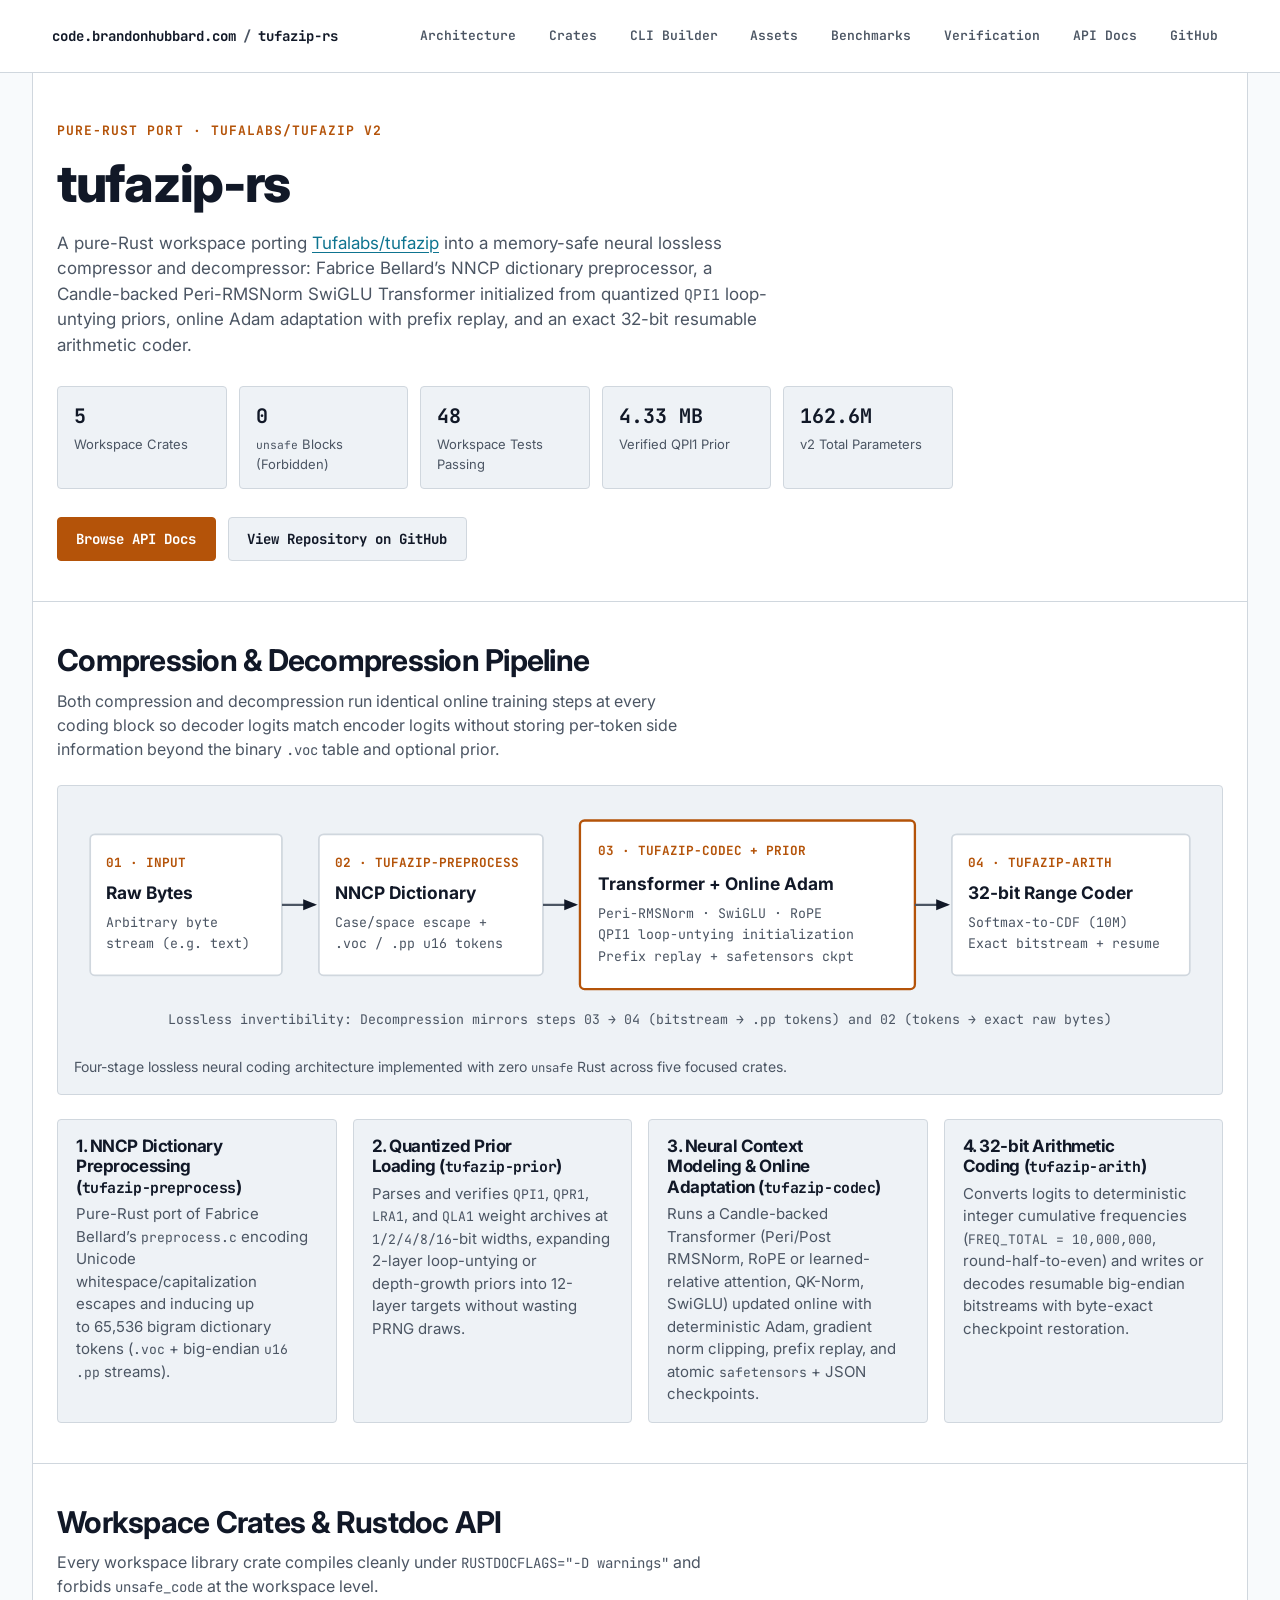
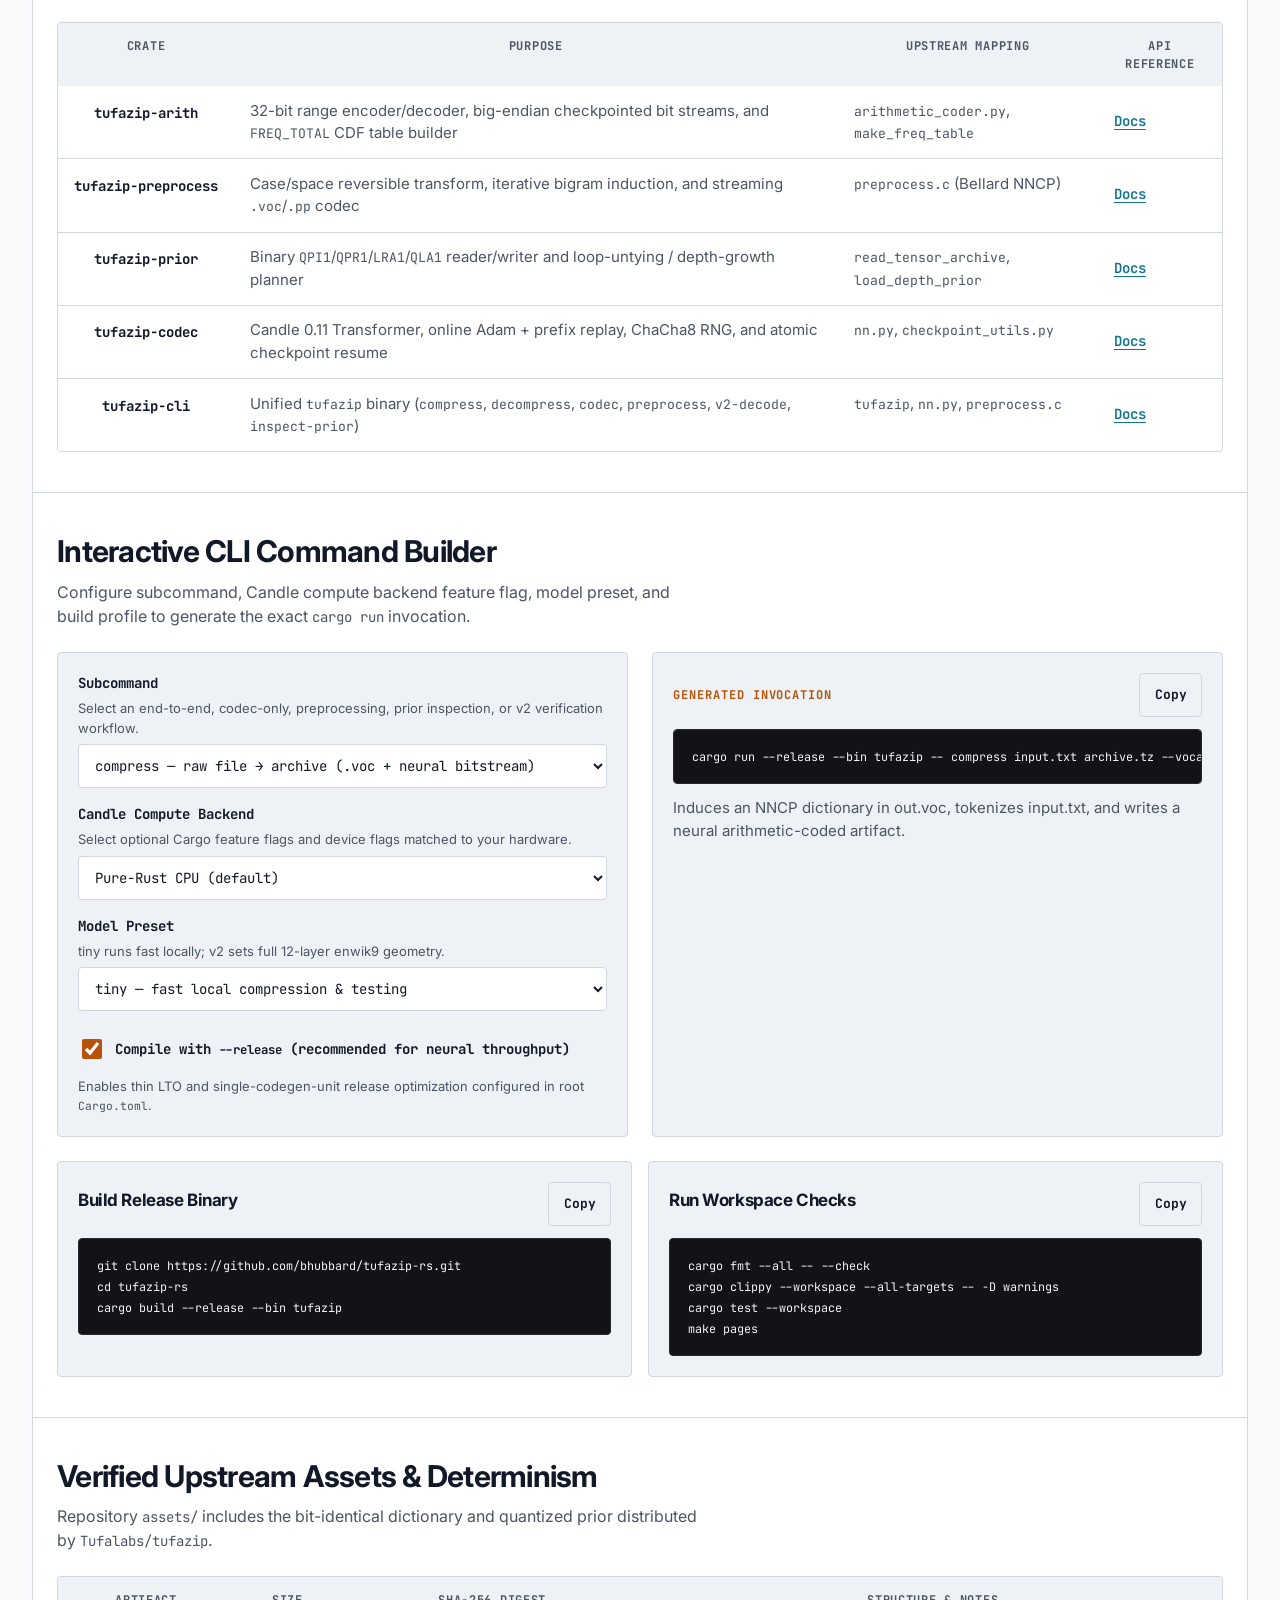
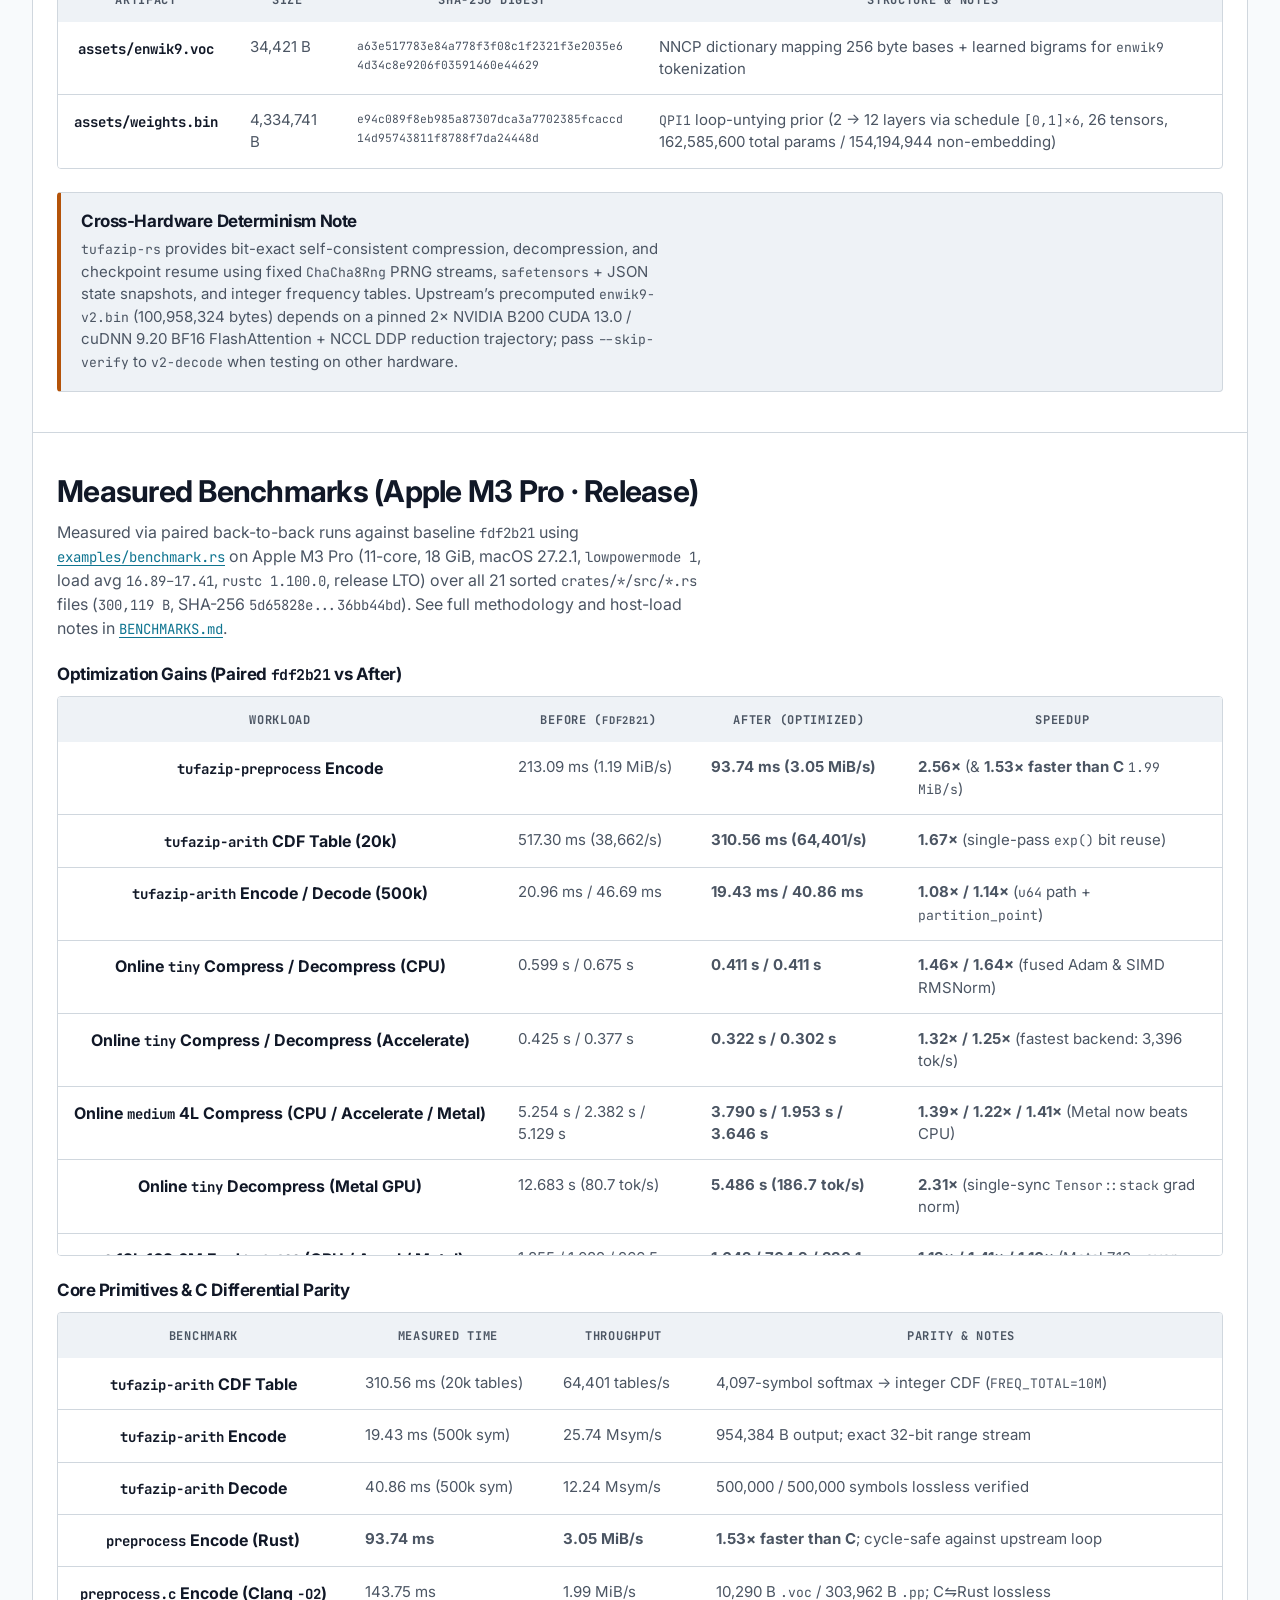
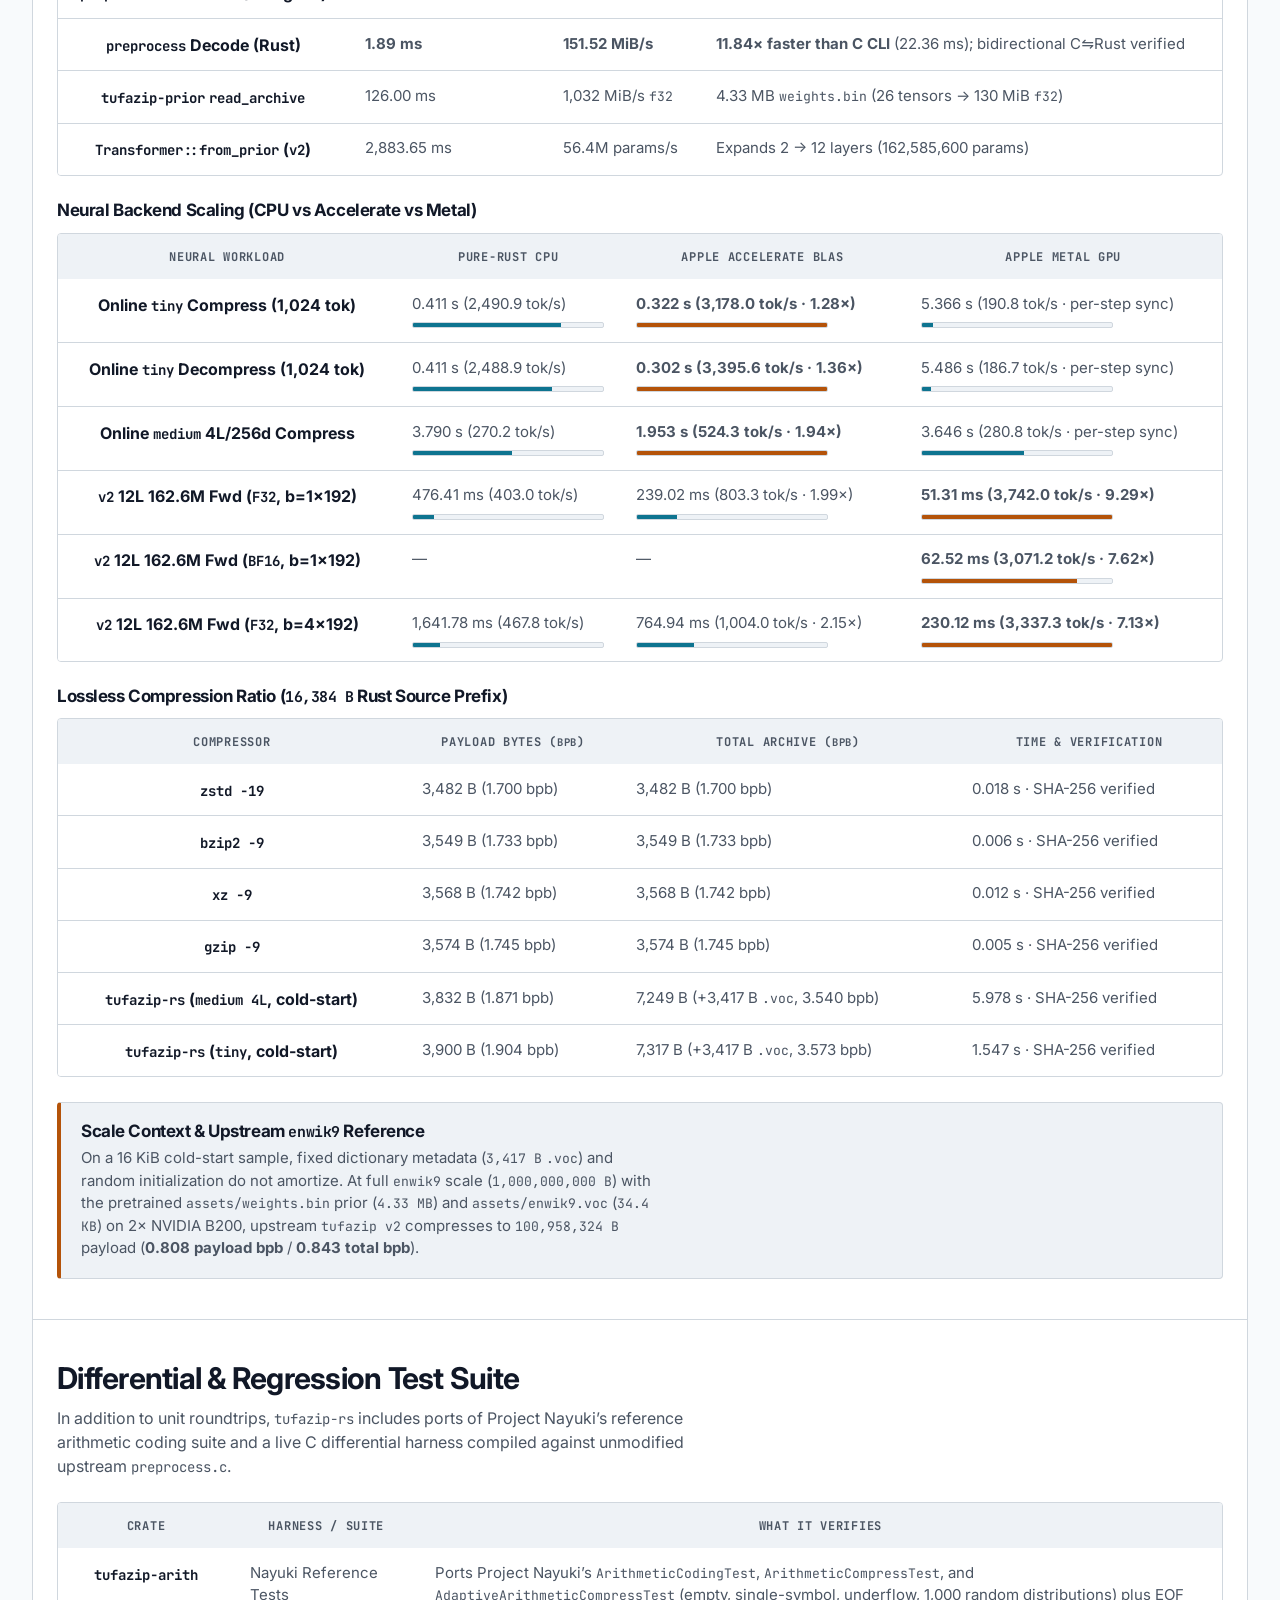
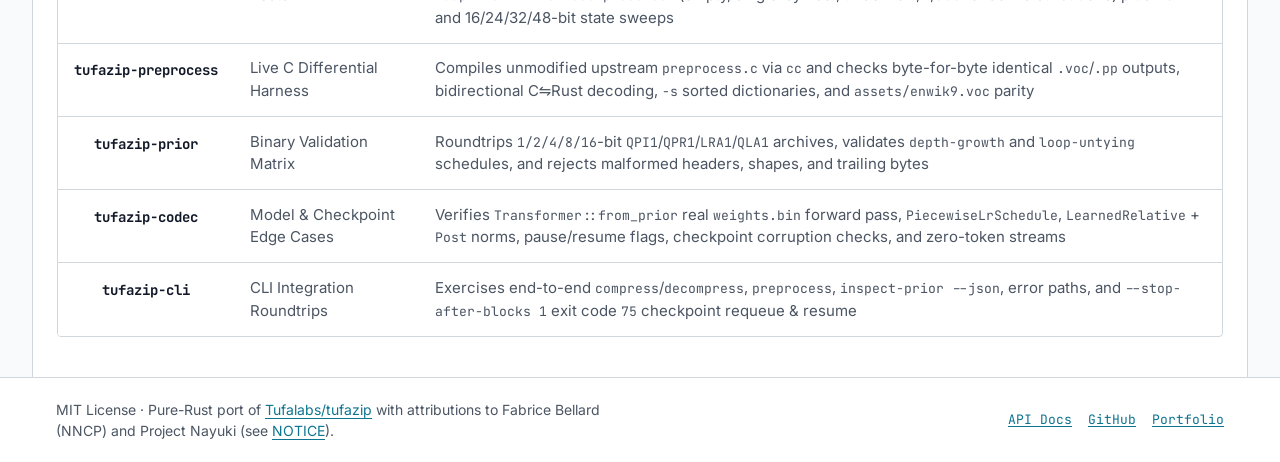
<file: docs/index.html>
<!DOCTYPE html>
<html lang="en">
<head>
  <meta charset="utf-8" />
  <meta name="viewport" content="width=device-width, initial-scale=1" />
  <meta name="color-scheme" content="light dark" />
  <title>tufazip-rs | Pure-Rust Neural Lossless Compressor</title>
  <meta
    name="description"
    content="Pure-Rust port of Tufalabs/tufazip (tufazip v2): NNCP dictionary preprocessor, Peri-RMSNorm SwiGLU Transformer with loop-untying prior, online Adam + prefix replay, and 32-bit resumable arithmetic coder."
  />
  <link rel="canonical" href="https://code.brandonhubbard.com/tufazip-rs/" />
  <link rel="icon" type="image/svg+xml" href="./favicon.svg" />
  <link rel="preconnect" href="https://fonts.googleapis.com" />
  <link rel="preconnect" href="https://fonts.gstatic.com" crossorigin />
  <link
    href="https://fonts.googleapis.com/css2?family=Inter:wght@400;500;600;700;800&family=JetBrains+Mono:wght@400;500;600;700&display=swap"
    rel="stylesheet"
  />
  <link rel="stylesheet" href="./styles.css" />
  <script defer src="./app.js"></script>
</head>
<body>
  <header class="topbar">
    <a href="#main-heading" class="skip-link visually-hidden">Skip to main content</a>
    <div class="topbar-inner">
      <div class="brand">
        <a href="https://code.brandonhubbard.com/">code.brandonhubbard.com</a>
        <span class="brand-sep" aria-hidden="true">/</span>
        <a href="./" aria-current="page">tufazip-rs</a>
      </div>
      <nav aria-label="Primary">
        <ul class="nav-list">
          <li><a href="#architecture">Architecture</a></li>
          <li><a href="#crates">Crates</a></li>
          <li><a href="#cli-builder">CLI Builder</a></li>
          <li><a href="#assets">Assets</a></li>
          <li><a href="#benchmarks">Benchmarks</a></li>
          <li><a href="#verification">Verification</a></li>
          <li><a href="./api/tufazip_codec/index.html">API Docs</a></li>
          <li><a href="https://github.com/bhubbard/tufazip-rs">GitHub</a></li>
        </ul>
      </nav>
    </div>
  </header>

  <main class="container">
    <section class="hero">
      <div class="hero-inner">
        <p class="kicker">Pure-Rust Port &middot; Tufalabs/tufazip v2</p>
        <h1 id="main-heading" tabindex="-1">tufazip-rs</h1>
        <p class="hero-lead">
          A pure-Rust workspace porting <a href="https://github.com/Tufalabs/tufazip">Tufalabs/tufazip</a> into a memory-safe neural lossless compressor and decompressor: Fabrice Bellard&rsquo;s NNCP dictionary preprocessor, a Candle-backed Peri-RMSNorm SwiGLU Transformer initialized from quantized <code>QPI1</code> loop-untying priors, online Adam adaptation with prefix replay, and an exact 32-bit resumable arithmetic coder.
        </p>

        <ul class="metric-strip" role="list">
          <li class="metric-card">
            <span class="metric-value">5</span>
            <span class="metric-label">Workspace Crates</span>
          </li>
          <li class="metric-card">
            <span class="metric-value">0</span>
            <span class="metric-label"><code>unsafe</code> Blocks (Forbidden)</span>
          </li>
          <li class="metric-card">
            <span class="metric-value">48</span>
            <span class="metric-label">Workspace Tests Passing</span>
          </li>
          <li class="metric-card">
            <span class="metric-value">4.33 MB</span>
            <span class="metric-label">Verified QPI1 Prior</span>
          </li>
          <li class="metric-card">
            <span class="metric-value">162.6M</span>
            <span class="metric-label">v2 Total Parameters</span>
          </li>
        </ul>

        <div class="cta-row">
          <a class="btn btn-primary" href="./api/tufazip_codec/index.html">Browse API Docs</a>
          <a class="btn btn-secondary" href="https://github.com/bhubbard/tufazip-rs">View Repository on GitHub</a>
        </div>
      </div>
    </section>

    <section id="architecture" class="section">
      <div class="section-head">
        <h2>Compression &amp; Decompression Pipeline</h2>
        <p>
          Both compression and decompression run identical online training steps at every coding block so decoder logits match encoder logits without storing per-token side information beyond the binary <code>.voc</code> table and optional prior.
        </p>
      </div>

      <figure class="diagram-figure">
        <svg
          class="pipeline-svg"
          role="img"
          viewBox="0 0 980 210"
          aria-labelledby="pipeline-svg-title"
        >
          <title id="pipeline-svg-title">tufazip-rs neural lossless compression and decompression pipeline</title>
          <defs>
            <marker id="arrow" viewBox="0 0 10 10" refX="8" refY="5" markerWidth="6" markerHeight="6" orient="auto-start-reverse">
              <path d="M 0 1 L 10 5 L 0 9 z" fill="currentColor" />
            </marker>
          </defs>

          <g class="svg-stage">
            <rect x="14" y="28" width="166" height="122" rx="4" />
            <text x="28" y="56" class="svg-kicker">01 &middot; INPUT</text>
            <text x="28" y="84" class="svg-title">Raw Bytes</text>
            <text x="28" y="108" class="svg-sub">Arbitrary byte</text>
            <text x="28" y="126" class="svg-sub">stream (e.g. text)</text>
          </g>

          <line x1="180" y1="89" x2="208" y2="89" class="svg-edge" marker-end="url(#arrow)" />

          <g class="svg-stage">
            <rect x="212" y="28" width="194" height="122" rx="4" />
            <text x="226" y="56" class="svg-kicker">02 &middot; TUFAZIP-PREPROCESS</text>
            <text x="226" y="84" class="svg-title">NNCP Dictionary</text>
            <text x="226" y="108" class="svg-sub">Case/space escape +</text>
            <text x="226" y="126" class="svg-sub">.voc / .pp u16 tokens</text>
          </g>

          <line x1="406" y1="89" x2="434" y2="89" class="svg-edge" marker-end="url(#arrow)" />

          <g class="svg-stage svg-stage-accent">
            <rect x="438" y="16" width="290" height="146" rx="4" />
            <text x="454" y="46" class="svg-kicker">03 &middot; TUFAZIP-CODEC + PRIOR</text>
            <text x="454" y="76" class="svg-title">Transformer + Online Adam</text>
            <text x="454" y="100" class="svg-sub">Peri-RMSNorm &middot; SwiGLU &middot; RoPE</text>
            <text x="454" y="119" class="svg-sub">QPI1 loop-untying initialization</text>
            <text x="454" y="138" class="svg-sub">Prefix replay + safetensors ckpt</text>
          </g>

          <line x1="728" y1="89" x2="756" y2="89" class="svg-edge" marker-end="url(#arrow)" />

          <g class="svg-stage">
            <rect x="760" y="28" width="206" height="122" rx="4" />
            <text x="774" y="56" class="svg-kicker">04 &middot; TUFAZIP-ARITH</text>
            <text x="774" y="84" class="svg-title">32-bit Range Coder</text>
            <text x="774" y="108" class="svg-sub">Softmax-to-CDF (10M)</text>
            <text x="774" y="126" class="svg-sub">Exact bitstream + resume</text>
          </g>

          <text x="490" y="192" text-anchor="middle" class="svg-caption">
            Lossless invertibility: Decompression mirrors steps 03 &rarr; 04 (bitstream &rarr; .pp tokens) and 02 (tokens &rarr; exact raw bytes)
          </text>
        </svg>
        <figcaption>
          Four-stage lossless neural coding architecture implemented with zero <code>unsafe</code> Rust across five focused crates.
        </figcaption>
      </figure>

      <ol class="step-list" role="list">
        <li>
          <h3>1. NNCP Dictionary Preprocessing (<code>tufazip-preprocess</code>)</h3>
          <p>
            Pure-Rust port of Fabrice Bellard&rsquo;s <code>preprocess.c</code> encoding Unicode whitespace/capitalization escapes and inducing up to 65,536 bigram dictionary tokens (<code>.voc</code> + big-endian <code>u16</code> <code>.pp</code> streams).
          </p>
        </li>
        <li>
          <h3>2. Quantized Prior Loading (<code>tufazip-prior</code>)</h3>
          <p>
            Parses and verifies <code>QPI1</code>, <code>QPR1</code>, <code>LRA1</code>, and <code>QLA1</code> weight archives at <code>1/2/4/8/16</code>-bit widths, expanding 2-layer loop-untying or depth-growth priors into 12-layer targets without wasting PRNG draws.
          </p>
        </li>
        <li>
          <h3>3. Neural Context Modeling &amp; Online Adaptation (<code>tufazip-codec</code>)</h3>
          <p>
            Runs a Candle-backed Transformer (Peri/Post RMSNorm, RoPE or learned-relative attention, QK-Norm, SwiGLU) updated online with deterministic Adam, gradient norm clipping, prefix replay, and atomic <code>safetensors</code> + JSON checkpoints.
          </p>
        </li>
        <li>
          <h3>4. 32-bit Arithmetic Coding (<code>tufazip-arith</code>)</h3>
          <p>
            Converts logits to deterministic integer cumulative frequencies (<code>FREQ_TOTAL = 10,000,000</code>, round-half-to-even) and writes or decodes resumable big-endian bitstreams with byte-exact checkpoint restoration.
          </p>
        </li>
      </ol>
    </section>

    <section id="crates" class="section">
      <div class="section-head">
        <h2>Workspace Crates &amp; Rustdoc API</h2>
        <p>
          Every workspace library crate compiles cleanly under <code>RUSTDOCFLAGS="-D warnings"</code> and forbids <code>unsafe_code</code> at the workspace level.
        </p>
      </div>

      <div tabindex="0" role="region" aria-labelledby="crates-caption" class="table-wrapper">
        <table class="crates-table">
          <caption id="crates-caption" class="visually-hidden">
            Workspace crates, architectural responsibilities, upstream C/Python equivalents, and API documentation links
          </caption>
          <thead>
            <tr>
              <th scope="col">Crate</th>
              <th scope="col">Purpose</th>
              <th scope="col">Upstream Mapping</th>
              <th scope="col">API Reference</th>
            </tr>
          </thead>
          <tbody>
            <tr>
              <th scope="row"><code>tufazip-arith</code></th>
              <td>32-bit range encoder/decoder, big-endian checkpointed bit streams, and <code>FREQ_TOTAL</code> CDF table builder</td>
              <td><code>arithmetic_coder.py</code>, <code>make_freq_table</code></td>
              <td>
                <a href="./api/tufazip_arith/index.html">
                  Docs <span class="visually-hidden">for tufazip-arith</span>
                </a>
              </td>
            </tr>
            <tr>
              <th scope="row"><code>tufazip-preprocess</code></th>
              <td>Case/space reversible transform, iterative bigram induction, and streaming <code>.voc</code>/<code>.pp</code> codec</td>
              <td><code>preprocess.c</code> (Bellard NNCP)</td>
              <td>
                <a href="./api/tufazip_preprocess/index.html">
                  Docs <span class="visually-hidden">for tufazip-preprocess</span>
                </a>
              </td>
            </tr>
            <tr>
              <th scope="row"><code>tufazip-prior</code></th>
              <td>Binary <code>QPI1</code>/<code>QPR1</code>/<code>LRA1</code>/<code>QLA1</code> reader/writer and loop-untying / depth-growth planner</td>
              <td><code>read_tensor_archive</code>, <code>load_depth_prior</code></td>
              <td>
                <a href="./api/tufazip_prior/index.html">
                  Docs <span class="visually-hidden">for tufazip-prior</span>
                </a>
              </td>
            </tr>
            <tr>
              <th scope="row"><code>tufazip-codec</code></th>
              <td>Candle 0.11 Transformer, online Adam + prefix replay, ChaCha8 RNG, and atomic checkpoint resume</td>
              <td><code>nn.py</code>, <code>checkpoint_utils.py</code></td>
              <td>
                <a href="./api/tufazip_codec/index.html">
                  Docs <span class="visually-hidden">for tufazip-codec</span>
                </a>
              </td>
            </tr>
            <tr>
              <th scope="row"><code>tufazip-cli</code></th>
              <td>Unified <code>tufazip</code> binary (<code>compress</code>, <code>decompress</code>, <code>codec</code>, <code>preprocess</code>, <code>v2-decode</code>, <code>inspect-prior</code>)</td>
              <td><code>tufazip</code>, <code>nn.py</code>, <code>preprocess.c</code></td>
              <td>
                <a href="./api/tufazip/index.html">
                  Docs <span class="visually-hidden">for tufazip-cli binary</span>
                </a>
              </td>
            </tr>
          </tbody>
        </table>
      </div>
    </section>

    <section id="cli-builder" class="section">
      <div class="section-head">
        <h2>Interactive CLI Command Builder</h2>
        <p>
          Configure subcommand, Candle compute backend feature flag, model preset, and build profile to generate the exact <code>cargo run</code> invocation.
        </p>
      </div>

      <div class="workbench">
        <form class="controls-panel" aria-label="CLI command options">
          <div class="control-group">
            <label for="cli-mode">Subcommand</label>
            <span id="cli-mode-hint" class="field-hint">
              Select an end-to-end, codec-only, preprocessing, prior inspection, or v2 verification workflow.
            </span>
            <select id="cli-mode" aria-describedby="cli-mode-hint">
              <option value="compress">compress &mdash; raw file &rarr; archive (.voc + neural bitstream)</option>
              <option value="decompress">decompress &mdash; archive + .voc &rarr; exact raw file</option>
              <option value="codec-compress">codec &mdash; pre-tokenized .pp &rarr; bitstream</option>
              <option value="codec-decompress">codec --decompress &mdash; bitstream &rarr; .pp tokens</option>
              <option value="preprocess-encode">preprocess encode &mdash; induce .voc and .pp tokens</option>
              <option value="preprocess-decode">preprocess decode &mdash; decode .pp tokens to raw bytes</option>
              <option value="inspect-prior">inspect-prior &mdash; inspect QPI1 weights.bin &amp; SHA-256</option>
              <option value="v2-decode">v2-decode &mdash; verify &amp; decode enwik9-v2.bin artifact</option>
            </select>
          </div>

          <div class="control-group">
            <label for="cli-backend">Candle Compute Backend</label>
            <span id="cli-backend-hint" class="field-hint">
              Select optional Cargo feature flags and device flags matched to your hardware.
            </span>
            <select id="cli-backend" aria-describedby="cli-backend-hint">
              <option value="cpu">Pure-Rust CPU (default)</option>
              <option value="accelerate">Apple Silicon Accelerate BLAS (--features tufazip-codec/accelerate)</option>
              <option value="metal">Apple Silicon Metal GPU (--features tufazip-codec/metal)</option>
              <option value="cuda">NVIDIA CUDA (--features tufazip-codec/cuda)</option>
              <option value="mkl">Intel oneMKL (--features tufazip-codec/mkl)</option>
            </select>
          </div>

          <div class="control-group">
            <label for="cli-preset">Model Preset</label>
            <span id="cli-preset-hint" class="field-hint">
              <code>tiny</code> runs fast locally; <code>v2</code> sets full 12-layer enwik9 geometry.
            </span>
            <select id="cli-preset" aria-describedby="cli-preset-hint">
              <option value="tiny">tiny &mdash; fast local compression &amp; testing</option>
              <option value="v2">v2 &mdash; full 12-layer Transformer (d_model=1024, d_inner=2816, ctx_len=192)</option>
            </select>
          </div>

          <div class="control-group control-checkbox">
            <label for="cli-release" class="checkbox-label">
              <input id="cli-release" type="checkbox" checked aria-describedby="cli-release-hint" />
              <span>Compile with <code>--release</code> (recommended for neural throughput)</span>
            </label>
            <span id="cli-release-hint" class="field-hint">
              Enables thin LTO and single-codegen-unit release optimization configured in root <code>Cargo.toml</code>.
            </span>
          </div>
        </form>

        <div class="output-panel">
          <div class="code-header">
            <span class="code-label">Generated Invocation</span>
            <button type="button" id="copy-cli-btn" class="btn btn-small">
              Copy <span class="visually-hidden">generated CLI command</span>
            </button>
          </div>
          <pre tabindex="0"><code id="cli-output">cargo run --release --bin tufazip -- compress input.txt archive.tz --vocab out.voc --preset tiny --device cpu</code></pre>
          <p id="cli-note" class="output-note">
            End-to-end compression induces a vocabulary into <code>out.voc</code>, tokenizes <code>input.txt</code>, and writes the arithmetic-coded artifact.
          </p>
        </div>
      </div>

      <div class="snippet-grid">
        <article class="snippet-card">
          <div class="code-header">
            <h3>Build Release Binary</h3>
            <button type="button" class="btn btn-small copy-snippet-btn" data-copy-target="snippet-build">
              Copy <span class="visually-hidden">release build commands</span>
            </button>
          </div>
          <pre tabindex="0"><code id="snippet-build">git clone https://github.com/bhubbard/tufazip-rs.git
cd tufazip-rs
cargo build --release --bin tufazip</code></pre>
        </article>

        <article class="snippet-card">
          <div class="code-header">
            <h3>Run Workspace Checks</h3>
            <button type="button" class="btn btn-small copy-snippet-btn" data-copy-target="snippet-verify">
              Copy <span class="visually-hidden">verification commands</span>
            </button>
          </div>
          <pre tabindex="0"><code id="snippet-verify">cargo fmt --all -- --check
cargo clippy --workspace --all-targets -- -D warnings
cargo test --workspace
make pages</code></pre>
        </article>
      </div>
    </section>

    <section id="assets" class="section">
      <div class="section-head">
        <h2>Verified Upstream Assets &amp; Determinism</h2>
        <p>
          Repository <code>assets/</code> includes the bit-identical dictionary and quantized prior distributed by <code>Tufalabs/tufazip</code>.
        </p>
      </div>

      <div tabindex="0" role="region" aria-labelledby="assets-caption" class="table-wrapper">
        <table class="assets-table">
          <caption id="assets-caption" class="visually-hidden">
            Verified upstream binary assets, exact byte sizes, SHA-256 checksums, and inspected v2 structure
          </caption>
          <thead>
            <tr>
              <th scope="col">Artifact</th>
              <th scope="col">Size</th>
              <th scope="col">SHA-256 Digest</th>
              <th scope="col">Structure &amp; Notes</th>
            </tr>
          </thead>
          <tbody>
            <tr>
              <th scope="row"><code>assets/enwik9.voc</code></th>
              <td>34,421 B</td>
              <td class="hash"><code>a63e517783e84a778f3f08c1f2321f3e2035e64d34c8e9206f03591460e44629</code></td>
              <td>NNCP dictionary mapping 256 byte bases + learned bigrams for <code>enwik9</code> tokenization</td>
            </tr>
            <tr>
              <th scope="row"><code>assets/weights.bin</code></th>
              <td>4,334,741 B</td>
              <td class="hash"><code>e94c089f8eb985a87307dca3a7702385fcaccd14d95743811f8788f7da24448d</code></td>
              <td><code>QPI1</code> loop-untying prior (2 &rarr; 12 layers via schedule <code>[0,1]&times;6</code>, 26 tensors, 162,585,600 total params / 154,194,944 non-embedding)</td>
            </tr>
          </tbody>
        </table>
      </div>

      <aside class="callout" aria-label="Hardware determinism note">
        <h3>Cross-Hardware Determinism Note</h3>
        <p>
          <code>tufazip-rs</code> provides bit-exact self-consistent compression, decompression, and checkpoint resume using fixed <code>ChaCha8Rng</code> PRNG streams, <code>safetensors</code> + JSON state snapshots, and integer frequency tables. Upstream&rsquo;s precomputed <code>enwik9-v2.bin</code> (100,958,324 bytes) depends on a pinned 2&times; NVIDIA B200 CUDA 13.0 / cuDNN 9.20 BF16 FlashAttention + NCCL DDP reduction trajectory; pass <code>--skip-verify</code> to <code>v2-decode</code> when testing on other hardware.
        </p>
      </aside>
    </section>

    <section id="benchmarks" class="section">
      <div class="section-head">
        <h2>Measured Benchmarks (Apple M3 Pro &middot; Release)</h2>
        <p>
          Measured via paired back-to-back runs against baseline <code>fdf2b21</code> using <a href="https://github.com/bhubbard/tufazip-rs/blob/main/crates/tufazip-cli/examples/benchmark.rs"><code>examples/benchmark.rs</code></a> on Apple M3 Pro (11-core, 18 GiB, macOS 27.2.1, <code>lowpowermode 1</code>, load avg <code>16.89&ndash;17.41</code>, <code>rustc 1.100.0</code>, release LTO) over all 21 sorted <code>crates/*/src/*.rs</code> files (<code>300,119 B</code>, SHA-256 <code>5d65828e...36bb44bd</code>). See full methodology and host-load notes in <a href="https://github.com/bhubbard/tufazip-rs/blob/main/BENCHMARKS.md"><code>BENCHMARKS.md</code></a>.
        </p>
      </div>

      <h3 class="subhead">Optimization Gains (Paired <code>fdf2b21</code> vs After)</h3>
      <div tabindex="0" role="region" aria-labelledby="bench-opt-caption" class="table-wrapper bench-gap">
        <table class="bench-opt-table">
          <caption id="bench-opt-caption" class="visually-hidden">
            Paired same-machine Before and After benchmark speedups across arithmetic coding, dictionary preprocessing, neural backends, and end-to-end compression
          </caption>
          <thead>
            <tr>
              <th scope="col">Workload</th>
              <th scope="col">Before (<code>fdf2b21</code>)</th>
              <th scope="col">After (Optimized)</th>
              <th scope="col">Speedup</th>
            </tr>
          </thead>
          <tbody>
            <tr>
              <th scope="row"><code>tufazip-preprocess</code> Encode</th>
              <td>213.09 ms (1.19 MiB/s)</td>
              <td><strong>93.74 ms (3.05 MiB/s)</strong></td>
              <td><strong>2.56&times;</strong> (&amp; <strong>1.53&times; faster than C</strong> <code>1.99 MiB/s</code>)</td>
            </tr>
            <tr>
              <th scope="row"><code>tufazip-arith</code> CDF Table (20k)</th>
              <td>517.30 ms (38,662/s)</td>
              <td><strong>310.56 ms (64,401/s)</strong></td>
              <td><strong>1.67&times;</strong> (single-pass <code>exp()</code> bit reuse)</td>
            </tr>
            <tr>
              <th scope="row"><code>tufazip-arith</code> Encode / Decode (500k)</th>
              <td>20.96 ms / 46.69 ms</td>
              <td><strong>19.43 ms / 40.86 ms</strong></td>
              <td><strong>1.08&times; / 1.14&times;</strong> (<code>u64</code> path + <code>partition_point</code>)</td>
            </tr>
            <tr>
              <th scope="row">Online <code>tiny</code> Compress / Decompress (CPU)</th>
              <td>0.599 s / 0.675 s</td>
              <td><strong>0.411 s / 0.411 s</strong></td>
              <td><strong>1.46&times; / 1.64&times;</strong> (fused Adam &amp; SIMD RMSNorm)</td>
            </tr>
            <tr>
              <th scope="row">Online <code>tiny</code> Compress / Decompress (Accelerate)</th>
              <td>0.425 s / 0.377 s</td>
              <td><strong>0.322 s / 0.302 s</strong></td>
              <td><strong>1.32&times; / 1.25&times;</strong> (fastest backend: 3,396 tok/s)</td>
            </tr>
            <tr>
              <th scope="row">Online <code>medium</code> 4L Compress (CPU / Accelerate / Metal)</th>
              <td>5.254 s / 2.382 s / 5.129 s</td>
              <td><strong>3.790 s / 1.953 s / 3.646 s</strong></td>
              <td><strong>1.39&times; / 1.22&times; / 1.41&times;</strong> (Metal now beats CPU)</td>
            </tr>
            <tr>
              <th scope="row">Online <code>tiny</code> Decompress (Metal GPU)</th>
              <td>12.683 s (80.7 tok/s)</td>
              <td><strong>5.486 s (186.7 tok/s)</strong></td>
              <td><strong>2.31&times;</strong> (single-sync <code>Tensor::stack</code> grad norm)</td>
            </tr>
            <tr>
              <th scope="row"><code>v2</code> 12L 162.6M Fwd <code>b=4&times;192</code> (CPU / Accel / Metal)</th>
              <td>1,855 / 1,082 / 266.5 ms</td>
              <td><strong>1,642 / 764.9 / 230.1 ms</strong></td>
              <td><strong>1.13&times; / 1.41&times; / 1.16&times;</strong> (Metal 7.13&times; over CPU)</td>
            </tr>
            <tr>
              <th scope="row">Track 5 End-to-End 16 KiB (<code>tiny</code> / <code>medium 4L</code>)</th>
              <td>2.282 s / 7.541 s</td>
              <td><strong>1.547 s / 5.978 s</strong></td>
              <td><strong>1.48&times; / 1.26&times;</strong> (exact SHA-256 verified)</td>
            </tr>
          </tbody>
        </table>
      </div>

      <h3 class="subhead">Core Primitives &amp; C Differential Parity</h3>
      <div tabindex="0" role="region" aria-labelledby="bench-core-caption" class="table-wrapper bench-gap">
        <table class="bench-core-table">
          <caption id="bench-core-caption" class="visually-hidden">
            Arithmetic coder, NNCP preprocessor Rust vs C reference, and quantized prior loading benchmarks
          </caption>
          <thead>
            <tr>
              <th scope="col">Benchmark</th>
              <th scope="col">Measured Time</th>
              <th scope="col">Throughput</th>
              <th scope="col">Parity &amp; Notes</th>
            </tr>
          </thead>
          <tbody>
            <tr>
              <th scope="row"><code>tufazip-arith</code> CDF Table</th>
              <td>310.56 ms (20k tables)</td>
              <td>64,401 tables/s</td>
              <td>4,097-symbol softmax &rarr; integer CDF (<code>FREQ_TOTAL=10M</code>)</td>
            </tr>
            <tr>
              <th scope="row"><code>tufazip-arith</code> Encode</th>
              <td>19.43 ms (500k sym)</td>
              <td>25.74 Msym/s</td>
              <td>954,384 B output; exact 32-bit range stream</td>
            </tr>
            <tr>
              <th scope="row"><code>tufazip-arith</code> Decode</th>
              <td>40.86 ms (500k sym)</td>
              <td>12.24 Msym/s</td>
              <td>500,000 / 500,000 symbols lossless verified</td>
            </tr>
            <tr>
              <th scope="row"><code>preprocess</code> Encode (Rust)</th>
              <td><strong>93.74 ms</strong></td>
              <td><strong>3.05 MiB/s</strong></td>
              <td><strong>1.53&times; faster than C</strong>; cycle-safe against upstream loop</td>
            </tr>
            <tr>
              <th scope="row"><code>preprocess.c</code> Encode (Clang <code>-O2</code>)</th>
              <td>143.75 ms</td>
              <td>1.99 MiB/s</td>
              <td>10,290 B <code>.voc</code> / 303,962 B <code>.pp</code>; C&#8651;Rust lossless</td>
            </tr>
            <tr>
              <th scope="row"><code>preprocess</code> Decode (Rust)</th>
              <td><strong>1.89 ms</strong></td>
              <td><strong>151.52 MiB/s</strong></td>
              <td><strong>11.84&times; faster than C CLI</strong> (22.36 ms); bidirectional C&#8651;Rust verified</td>
            </tr>
            <tr>
              <th scope="row"><code>tufazip-prior</code> <code>read_archive</code></th>
              <td>126.00 ms</td>
              <td>1,032 MiB/s <code>f32</code></td>
              <td>4.33 MB <code>weights.bin</code> (26 tensors &rarr; 130 MiB <code>f32</code>)</td>
            </tr>
            <tr>
              <th scope="row"><code>Transformer::from_prior</code> (<code>v2</code>)</th>
              <td>2,883.65 ms</td>
              <td>56.4M params/s</td>
              <td>Expands 2 &rarr; 12 layers (162,585,600 params)</td>
            </tr>
          </tbody>
        </table>
      </div>

      <h3 class="subhead">Neural Backend Scaling (CPU vs Accelerate vs Metal)</h3>
      <div tabindex="0" role="region" aria-labelledby="bench-backends-caption" class="table-wrapper bench-gap">
        <table class="bench-backends-table">
          <caption id="bench-backends-caption" class="visually-hidden">
            Throughput comparison across pure-Rust CPU, Apple Accelerate BLAS, and Apple Metal GPU backends
          </caption>
          <thead>
            <tr>
              <th scope="col">Neural Workload</th>
              <th scope="col">Pure-Rust CPU</th>
              <th scope="col">Apple Accelerate BLAS</th>
              <th scope="col">Apple Metal GPU</th>
            </tr>
          </thead>
          <tbody>
            <tr>
              <th scope="row">Online <code>tiny</code> Compress (1,024 tok)</th>
              <td>
                0.411 s (2,490.9 tok/s)
                <div class="bar-track" aria-hidden="true"><div class="bar-fill" style="--pct: 78%"></div></div>
              </td>
              <td>
                <strong>0.322 s (3,178.0 tok/s &middot; 1.28&times;)</strong>
                <div class="bar-track" aria-hidden="true"><div class="bar-fill bar-fill-accent" style="--pct: 100%"></div></div>
              </td>
              <td>
                5.366 s (190.8 tok/s &middot; per-step sync)
                <div class="bar-track" aria-hidden="true"><div class="bar-fill" style="--pct: 6%"></div></div>
              </td>
            </tr>
            <tr>
              <th scope="row">Online <code>tiny</code> Decompress (1,024 tok)</th>
              <td>
                0.411 s (2,488.9 tok/s)
                <div class="bar-track" aria-hidden="true"><div class="bar-fill" style="--pct: 73%"></div></div>
              </td>
              <td>
                <strong>0.302 s (3,395.6 tok/s &middot; 1.36&times;)</strong>
                <div class="bar-track" aria-hidden="true"><div class="bar-fill bar-fill-accent" style="--pct: 100%"></div></div>
              </td>
              <td>
                5.486 s (186.7 tok/s &middot; per-step sync)
                <div class="bar-track" aria-hidden="true"><div class="bar-fill" style="--pct: 5%"></div></div>
              </td>
            </tr>
            <tr>
              <th scope="row">Online <code>medium</code> 4L/256d Compress</th>
              <td>
                3.790 s (270.2 tok/s)
                <div class="bar-track" aria-hidden="true"><div class="bar-fill" style="--pct: 52%"></div></div>
              </td>
              <td>
                <strong>1.953 s (524.3 tok/s &middot; 1.94&times;)</strong>
                <div class="bar-track" aria-hidden="true"><div class="bar-fill bar-fill-accent" style="--pct: 100%"></div></div>
              </td>
              <td>
                3.646 s (280.8 tok/s &middot; per-step sync)
                <div class="bar-track" aria-hidden="true"><div class="bar-fill" style="--pct: 54%"></div></div>
              </td>
            </tr>
            <tr>
              <th scope="row"><code>v2</code> 12L 162.6M Fwd (<code>F32</code>, b=1&times;192)</th>
              <td>
                476.41 ms (403.0 tok/s)
                <div class="bar-track" aria-hidden="true"><div class="bar-fill" style="--pct: 11%"></div></div>
              </td>
              <td>
                239.02 ms (803.3 tok/s &middot; 1.99&times;)
                <div class="bar-track" aria-hidden="true"><div class="bar-fill" style="--pct: 21%"></div></div>
              </td>
              <td>
                <strong>51.31 ms (3,742.0 tok/s &middot; 9.29&times;)</strong>
                <div class="bar-track" aria-hidden="true"><div class="bar-fill bar-fill-accent" style="--pct: 100%"></div></div>
              </td>
            </tr>
            <tr>
              <th scope="row"><code>v2</code> 12L 162.6M Fwd (<code>BF16</code>, b=1&times;192)</th>
              <td>&mdash;</td>
              <td>&mdash;</td>
              <td>
                <strong>62.52 ms (3,071.2 tok/s &middot; 7.62&times;)</strong>
                <div class="bar-track" aria-hidden="true"><div class="bar-fill bar-fill-accent" style="--pct: 82%"></div></div>
              </td>
            </tr>
            <tr>
              <th scope="row"><code>v2</code> 12L 162.6M Fwd (<code>F32</code>, b=4&times;192)</th>
              <td>
                1,641.78 ms (467.8 tok/s)
                <div class="bar-track" aria-hidden="true"><div class="bar-fill" style="--pct: 14%"></div></div>
              </td>
              <td>
                764.94 ms (1,004.0 tok/s &middot; 2.15&times;)
                <div class="bar-track" aria-hidden="true"><div class="bar-fill" style="--pct: 30%"></div></div>
              </td>
              <td>
                <strong>230.12 ms (3,337.3 tok/s &middot; 7.13&times;)</strong>
                <div class="bar-track" aria-hidden="true"><div class="bar-fill bar-fill-accent" style="--pct: 100%"></div></div>
              </td>
            </tr>
          </tbody>
        </table>
      </div>

      <h3 class="subhead">Lossless Compression Ratio (<code>16,384 B</code> Rust Source Prefix)</h3>
      <div tabindex="0" role="region" aria-labelledby="bench-ratio-caption" class="table-wrapper">
        <table class="bench-ratio-table">
          <caption id="bench-ratio-caption" class="visually-hidden">
            Lossless compression ratio in bits per byte compared against standard compressors on 16,384 bytes
          </caption>
          <thead>
            <tr>
              <th scope="col">Compressor</th>
              <th scope="col">Payload Bytes (<code>bpb</code>)</th>
              <th scope="col">Total Archive (<code>bpb</code>)</th>
              <th scope="col">Time &amp; Verification</th>
            </tr>
          </thead>
          <tbody>
            <tr>
              <th scope="row"><code>zstd -19</code></th>
              <td>3,482 B (1.700 bpb)</td>
              <td>3,482 B (1.700 bpb)</td>
              <td>0.018 s &middot; SHA-256 verified</td>
            </tr>
            <tr>
              <th scope="row"><code>bzip2 -9</code></th>
              <td>3,549 B (1.733 bpb)</td>
              <td>3,549 B (1.733 bpb)</td>
              <td>0.006 s &middot; SHA-256 verified</td>
            </tr>
            <tr>
              <th scope="row"><code>xz -9</code></th>
              <td>3,568 B (1.742 bpb)</td>
              <td>3,568 B (1.742 bpb)</td>
              <td>0.012 s &middot; SHA-256 verified</td>
            </tr>
            <tr>
              <th scope="row"><code>gzip -9</code></th>
              <td>3,574 B (1.745 bpb)</td>
              <td>3,574 B (1.745 bpb)</td>
              <td>0.005 s &middot; SHA-256 verified</td>
            </tr>
            <tr>
              <th scope="row"><code>tufazip-rs</code> (<code>medium 4L</code>, cold-start)</th>
              <td>3,832 B (1.871 bpb)</td>
              <td>7,249 B (+3,417 B <code>.voc</code>, 3.540 bpb)</td>
              <td>5.978 s &middot; SHA-256 verified</td>
            </tr>
            <tr>
              <th scope="row"><code>tufazip-rs</code> (<code>tiny</code>, cold-start)</th>
              <td>3,900 B (1.904 bpb)</td>
              <td>7,317 B (+3,417 B <code>.voc</code>, 3.573 bpb)</td>
              <td>1.547 s &middot; SHA-256 verified</td>
            </tr>
          </tbody>
        </table>
      </div>

      <aside class="callout" aria-label="Upstream reference scale benchmark">
        <h3>Scale Context &amp; Upstream <code>enwik9</code> Reference</h3>
        <p>
          On a 16 KiB cold-start sample, fixed dictionary metadata (<code>3,417 B</code> <code>.voc</code>) and random initialization do not amortize. At full <code>enwik9</code> scale (<code>1,000,000,000 B</code>) with the pretrained <code>assets/weights.bin</code> prior (<code>4.33 MB</code>) and <code>assets/enwik9.voc</code> (<code>34.4 KB</code>) on 2&times; NVIDIA B200, upstream <code>tufazip v2</code> compresses to <code>100,958,324 B</code> payload (<strong>0.808 payload bpb</strong> / <strong>0.843 total bpb</strong>).
        </p>
      </aside>
    </section>

    <section id="verification" class="section">
      <div class="section-head">
        <h2>Differential &amp; Regression Test Suite</h2>
        <p>
          In addition to unit roundtrips, <code>tufazip-rs</code> includes ports of Project Nayuki&rsquo;s reference arithmetic coding suite and a live C differential harness compiled against unmodified upstream <code>preprocess.c</code>.
        </p>
      </div>

      <div tabindex="0" role="region" aria-labelledby="tests-caption" class="table-wrapper">
        <table class="tests-table">
          <caption id="tests-caption" class="visually-hidden">
            Verification coverage across all five workspace crates
          </caption>
          <thead>
            <tr>
              <th scope="col">Crate</th>
              <th scope="col">Harness / Suite</th>
              <th scope="col">What It Verifies</th>
            </tr>
          </thead>
          <tbody>
            <tr>
              <th scope="row"><code>tufazip-arith</code></th>
              <td>Nayuki Reference Tests</td>
              <td>Ports Project Nayuki&rsquo;s <code>ArithmeticCodingTest</code>, <code>ArithmeticCompressTest</code>, and <code>AdaptiveArithmeticCompressTest</code> (empty, single-symbol, underflow, 1,000 random distributions) plus EOF and 16/24/32/48-bit state sweeps</td>
            </tr>
            <tr>
              <th scope="row"><code>tufazip-preprocess</code></th>
              <td>Live C Differential Harness</td>
              <td>Compiles unmodified upstream <code>preprocess.c</code> via <code>cc</code> and checks byte-for-byte identical <code>.voc</code>/<code>.pp</code> outputs, bidirectional C&#8651;Rust decoding, <code>-s</code> sorted dictionaries, and <code>assets/enwik9.voc</code> parity</td>
            </tr>
            <tr>
              <th scope="row"><code>tufazip-prior</code></th>
              <td>Binary Validation Matrix</td>
              <td>Roundtrips <code>1/2/4/8/16</code>-bit <code>QPI1</code>/<code>QPR1</code>/<code>LRA1</code>/<code>QLA1</code> archives, validates <code>depth-growth</code> and <code>loop-untying</code> schedules, and rejects malformed headers, shapes, and trailing bytes</td>
            </tr>
            <tr>
              <th scope="row"><code>tufazip-codec</code></th>
              <td>Model &amp; Checkpoint Edge Cases</td>
              <td>Verifies <code>Transformer::from_prior</code> real <code>weights.bin</code> forward pass, <code>PiecewiseLrSchedule</code>, <code>LearnedRelative</code> + <code>Post</code> norms, pause/resume flags, checkpoint corruption checks, and zero-token streams</td>
            </tr>
            <tr>
              <th scope="row"><code>tufazip-cli</code></th>
              <td>CLI Integration Roundtrips</td>
              <td>Exercises end-to-end <code>compress</code>/<code>decompress</code>, <code>preprocess</code>, <code>inspect-prior --json</code>, error paths, and <code>--stop-after-blocks 1</code> exit code <code>75</code> checkpoint requeue &amp; resume</td>
            </tr>
          </tbody>
        </table>
      </div>
    </section>
  </main>

  <footer class="footer">
    <div class="footer-inner">
      <p>
        MIT License &middot; Pure-Rust port of <a href="https://github.com/Tufalabs/tufazip">Tufalabs/tufazip</a> with attributions to Fabrice Bellard (NNCP) and Project Nayuki (see <a href="https://github.com/bhubbard/tufazip-rs/blob/main/NOTICE">NOTICE</a>).
      </p>
      <ul class="footer-links" role="list">
        <li><a href="./api/tufazip_codec/index.html">API Docs</a></li>
        <li><a href="https://github.com/bhubbard/tufazip-rs">GitHub</a></li>
        <li><a href="https://code.brandonhubbard.com/">Portfolio</a></li>
      </ul>
    </div>
  </footer>

  <div id="live-status" class="visually-hidden" aria-live="polite" aria-atomic="true"></div>
</body>
</html>
</file>
<file: docs/styles.css>
:root {
  --bg-light: #f8fafc;
  --bg-dark: #0a0a0c;
  --surface-light: #ffffff;
  --surface-dark: #121316;
  --surface-2-light: #eef2f6;
  --surface-2-dark: #181a1f;
  --border-light: #d0d7de;
  --border-dark: #252830;
  --text-light: #111827;
  --text-dark: #f4f4f6;
  --muted-light: #4b5563;
  --muted-dark: #9ca3af;
  --accent-light: #b45309;
  --accent-dark: #f59e0b;
  --accent-text-light: #ffffff;
  --accent-text-dark: #0a0a0c;
  --accent-2-light: #0e7490;
  --accent-2-dark: #22d3ee;
  --focus-light: #b45309;
  --focus-dark: #fbbf24;
  --scrollbar-track-light: #e5e7eb;
  --scrollbar-track-dark: #16181d;
  --scrollbar-thumb-light: #6b7280;
  --scrollbar-thumb-dark: #7d8594;

  --code-bg: #121316;
  --code-border: #252830;
  --code-text: #f4f4f6;
  --code-scrollbar-track: #181a1f;
  --code-scrollbar-thumb: #7d8594;

  --bg: var(--bg-light);
  --surface: var(--surface-light);
  --surface-2: var(--surface-2-light);
  --border: var(--border-light);
  --text: var(--text-light);
  --muted: var(--muted-light);
  --accent: var(--accent-light);
  --accent-text: var(--accent-text-light);
  --accent-2: var(--accent-2-light);
  --focus-ring: var(--focus-light);
  --scrollbar-track: var(--scrollbar-track-light);
  --scrollbar-thumb: var(--scrollbar-thumb-light);

  --font-sans: "Inter", ui-sans-serif, system-ui, -apple-system, BlinkMacSystemFont, "Segoe UI", sans-serif;
  --font-mono: "JetBrains Mono", ui-monospace, SFMono-Regular, Menlo, Monaco, Consolas, monospace;

  /* MANDATORY: Declare light dark support at root */
  color-scheme: light dark;
  accent-color: var(--accent);
  scrollbar-color: var(--scrollbar-thumb) var(--scrollbar-track);
}

/* Fallback for browsers without light-dark() support */
@media (prefers-color-scheme: dark) {
  :root {
    --bg: var(--bg-dark);
    --surface: var(--surface-dark);
    --surface-2: var(--surface-2-dark);
    --border: var(--border-dark);
    --text: var(--text-dark);
    --muted: var(--muted-dark);
    --accent: var(--accent-dark);
    --accent-text: var(--accent-text-dark);
    --accent-2: var(--accent-2-dark);
    --focus-ring: var(--focus-dark);
    --scrollbar-track: var(--scrollbar-track-dark);
    --scrollbar-thumb: var(--scrollbar-thumb-dark);
  }
}

@supports (color: light-dark(white, black)) {
  :root {
    --bg: light-dark(var(--bg-light), var(--bg-dark));
    --surface: light-dark(var(--surface-light), var(--surface-dark));
    --surface-2: light-dark(var(--surface-2-light), var(--surface-2-dark));
    --border: light-dark(var(--border-light), var(--border-dark));
    --text: light-dark(var(--text-light), var(--text-dark));
    --muted: light-dark(var(--muted-light), var(--muted-dark));
    --accent: light-dark(var(--accent-light), var(--accent-dark));
    --accent-text: light-dark(var(--accent-text-light), var(--accent-text-dark));
    --accent-2: light-dark(var(--accent-2-light), var(--accent-2-dark));
    --focus-ring: light-dark(var(--focus-light), var(--focus-dark));
    --scrollbar-track: light-dark(var(--scrollbar-track-light), var(--scrollbar-track-dark));
    --scrollbar-thumb: light-dark(var(--scrollbar-thumb-light), var(--scrollbar-thumb-dark));
  }
}

*,
*::before,
*::after {
  box-sizing: border-box;
}

html {
  scroll-behavior: smooth;
}

body {
  margin: 0;
  min-block-size: 100vh;
  background-color: var(--bg);
  color: var(--text);
  font-family: var(--font-sans);
  font-size: 1rem;
  line-height: 1.5;
  text-align: start;
}

/* Visually hidden utility keeping skip links revealable on focus */
.visually-hidden:where(:not(:focus-within, :active)) {
  position: absolute !important;
  clip-path: inset(50%) !important;
  overflow: hidden !important;
  width: 1px !important;
  height: 1px !important;
  margin: -1px !important;
  padding: 0 !important;
  border: 0 !important;
  white-space: nowrap !important;
}

.skip-link:focus-visible {
  position: fixed;
  inset-block-start: 0.75rem;
  inset-inline-start: 0.75rem;
  z-index: 100;
  padding: 0.75rem 1rem;
  background: var(--accent);
  color: var(--accent-text);
  font-family: var(--font-mono);
  font-size: 0.875rem;
  font-weight: 700;
  text-decoration: none;
  border-radius: 0.25rem;
}

:where(a:any-link, button, select, input, [tabindex]):focus-visible {
  outline: 3px solid var(--focus-ring);
  outline-offset: 3px;
}

a {
  color: var(--accent-2);
  text-underline-offset: 0.18em;
  overflow-wrap: break-word;
}

a:hover {
  color: var(--accent);
}

h1,
h2,
h3,
th {
  text-wrap: balance;
}

h1,
h2,
h3 {
  margin: 0;
  letter-spacing: -0.025em;
  line-height: 1.2;
}

h1 {
  font-size: clamp(2rem, 1.35rem + 2.5vw, 3.25rem);
  font-weight: 800;
}

h2 {
  font-size: clamp(1.375rem, 1.15rem + 1vw, 1.875rem);
  font-weight: 700;
  margin-block-end: 0.65rem;
}

h3 {
  font-size: 1.0625rem;
  font-weight: 700;
  margin-block-end: 0.4rem;
}

p,
li {
  max-inline-size: 65ch;
  text-wrap: pretty;
}

p {
  margin-block: 0 1rem;
}

code {
  font-family: var(--font-mono);
  font-size: 0.875em;
  overflow-wrap: anywhere;
}

pre {
  margin: 0;
  padding: 1rem 1.125rem;
  border: 1px solid var(--code-border);
  border-radius: 0.25rem;
  background-color: var(--code-bg);
  color-scheme: dark;
  color: var(--code-text);
  accent-color: var(--accent-dark);
  scrollbar-color: var(--code-scrollbar-thumb) var(--code-scrollbar-track);
  overflow-x: auto;
  font-family: var(--font-mono);
  font-size: 0.84375rem;
  line-height: 1.55;
}

pre code {
  overflow-wrap: normal;
  white-space: pre;
}

/* Header & Primary Navigation */
.topbar {
  border-block-end: 1px solid var(--border);
  background-color: var(--surface);
}

.topbar-inner {
  max-inline-size: 76rem;
  margin-inline: auto;
  padding: 0.875rem 1.25rem;
  display: flex;
  flex-wrap: wrap;
  align-items: center;
  justify-content: space-between;
  gap: 0.75rem 1.5rem;
}

.brand {
  display: flex;
  flex-wrap: wrap;
  align-items: center;
  gap: 0.45rem;
  font-family: var(--font-mono);
  font-size: 0.875rem;
  font-weight: 700;
}

.brand a {
  color: var(--text);
  text-decoration: none;
  padding-block: 0.35rem;
  min-block-size: 2.75rem;
  display: inline-flex;
  align-items: center;
}

.brand a:hover {
  color: var(--accent);
}

.brand-sep {
  color: var(--muted);
}

.nav-list {
  list-style: none;
  margin: 0;
  padding: 0;
  display: flex;
  flex-wrap: wrap;
  align-items: center;
  gap: 0.25rem 0.75rem;
}

.nav-list a {
  display: inline-flex;
  align-items: center;
  min-block-size: 2.75rem;
  padding: 0.45rem 0.65rem;
  color: var(--muted);
  text-decoration: none;
  font-family: var(--font-mono);
  font-size: 0.8125rem;
  font-weight: 600;
}

.nav-list a:hover {
  color: var(--text);
}

/* Main Container & Sections */
.container {
  max-inline-size: 76rem;
  margin-inline: auto;
  border-inline: 1px solid var(--border);
  background-color: var(--surface);
}

.hero {
  padding: 3rem 1.5rem 2.5rem;
  border-block-end: 1px solid var(--border);
  background-color: var(--surface);
}

.hero-inner {
  max-inline-size: 56rem;
}

.kicker {
  margin-block-end: 0.75rem;
  font-family: var(--font-mono);
  font-size: 0.8125rem;
  font-weight: 700;
  letter-spacing: 0.08em;
  text-transform: uppercase;
  color: var(--accent);
}

.hero-lead {
  margin-block-start: 1rem;
  font-size: 1.0625rem;
  color: var(--muted);
}

.metric-strip {
  list-style: none;
  margin: 1.75rem 0;
  padding: 0;
  display: grid;
  grid-template-columns: repeat(auto-fit, minmax(9.5rem, 1fr));
  gap: 0.75rem;
}

.metric-card {
  padding: 0.875rem 1rem;
  border: 1px solid var(--border);
  background-color: var(--surface-2);
  border-radius: 0.25rem;
  display: flex;
  flex-direction: column;
  gap: 0.25rem;
}

.metric-value {
  font-family: var(--font-mono);
  font-size: 1.25rem;
  font-weight: 700;
  color: var(--text);
}

.metric-label {
  font-size: 0.8125rem;
  color: var(--muted);
}

.cta-row {
  display: flex;
  flex-wrap: wrap;
  gap: 0.75rem;
}

.btn {
  display: inline-flex;
  align-items: center;
  justify-content: center;
  min-block-size: 2.75rem;
  min-inline-size: 2.75rem;
  padding: 0.65rem 1.15rem;
  border: 1px solid var(--border);
  border-radius: 0.25rem;
  font-family: var(--font-mono);
  font-size: 0.875rem;
  font-weight: 700;
  text-decoration: none;
  cursor: pointer;
  background-color: var(--surface-2);
  color: var(--text);
  transition: border-color 150ms ease, background-color 150ms ease, color 150ms ease;
}

.btn:hover {
  border-color: var(--accent);
  color: var(--accent);
}

.btn-primary {
  background-color: var(--accent);
  border-color: var(--accent);
  color: var(--accent-text);
}

.btn-primary:hover {
  opacity: 0.92;
  color: var(--accent-text);
}

.btn-small {
  padding: 0.45rem 0.9rem;
  font-size: 0.8125rem;
}

.section {
  padding: 2.5rem 1.5rem;
  border-block-end: 1px solid var(--border);
}

.section:last-child {
  border-block-end: none;
}

.section-head {
  margin-block-end: 1.5rem;
}

.section-head p {
  color: var(--muted);
  margin-block-end: 0;
}

/* Architecture Diagram & Step List */
.diagram-figure {
  margin: 0 0 1.5rem;
  padding: 1rem;
  border: 1px solid var(--border);
  border-radius: 0.25rem;
  background-color: var(--surface-2);
}

.pipeline-svg {
  display: block;
  inline-size: 100%;
  block-size: auto;
  color: var(--text);
}

.svg-stage rect {
  fill: var(--surface);
  stroke: var(--border);
  stroke-width: 1.5;
}

.svg-stage-accent rect {
  stroke: var(--accent);
  stroke-width: 2;
}

.svg-kicker {
  font-family: var(--font-mono);
  font-size: 11px;
  font-weight: 700;
  fill: var(--accent);
}

.svg-title {
  font-family: var(--font-sans);
  font-size: 15px;
  font-weight: 700;
  fill: var(--text);
}

.svg-sub {
  font-family: var(--font-mono);
  font-size: 11.5px;
  fill: var(--muted);
}

.svg-edge {
  stroke: var(--muted);
  stroke-width: 2;
}

.svg-caption {
  font-family: var(--font-mono);
  font-size: 11.5px;
  fill: var(--muted);
}

.diagram-figure figcaption {
  margin-block-start: 0.75rem;
  font-size: 0.875rem;
  color: var(--muted);
}

.step-list {
  list-style: none;
  margin: 0;
  padding: 0;
  display: grid;
  grid-template-columns: repeat(auto-fit, minmax(15rem, 1fr));
  gap: 1rem;
}

.step-list li {
  padding: 1rem 1.125rem;
  border: 1px solid var(--border);
  border-radius: 0.25rem;
  background-color: var(--surface-2);
}

.step-list p {
  margin: 0;
  font-size: 0.9375rem;
  color: var(--muted);
}

/* Responsive Sticky Tables */
.table-wrapper {
  overflow: auto;
  max-inline-size: 100%;
  max-block-size: min(35rem, 80vh);
  container-type: inline-size;
  border: 1px solid var(--border);
  border-radius: 0.25rem;
  background-color: var(--surface);
}

table {
  width: 100%;
  border-collapse: separate;
  border-spacing: 0;
  text-align: start;
}

th,
td {
  padding: 0.85rem 1rem;
  border-block-end: 1px solid var(--border);
  vertical-align: top;
  overflow-wrap: break-word;
}

tr:last-child th,
tr:last-child td {
  border-block-end: none;
}

thead {
  position: sticky;
  inset-block-start: 0;
  z-index: 1;
}

thead th {
  background-color: var(--surface-2);
  font-family: var(--font-mono);
  font-size: 0.75rem;
  font-weight: 700;
  letter-spacing: 0.06em;
  text-transform: uppercase;
  color: var(--muted);
  border-block-end: 1px solid var(--border);
}

tbody th {
  position: sticky;
  inset-inline-start: 0;
  background-color: var(--surface);
  font-weight: 700;
  color: var(--text);
  white-space: nowrap;
}

tbody td {
  font-size: 0.9375rem;
  color: var(--muted);
}

tbody td a {
  display: inline-flex;
  align-items: center;
  min-block-size: 2.75rem;
  font-family: var(--font-mono);
  font-size: 0.875rem;
  font-weight: 600;
}

.hash {
  font-family: var(--font-mono);
  font-size: 0.8125rem;
}

.crates-table {
  --label-2: "Purpose";
  --label-3: "Upstream Mapping";
  --label-4: "API Reference";
}

.assets-table {
  --label-2: "Size";
  --label-3: "SHA-256 Digest";
  --label-4: "Structure & Notes";
}

.tests-table {
  --label-2: "Harness / Suite";
  --label-3: "What It Verifies";
}

.bench-opt-table {
  --label-2: "Before (fdf2b21)";
  --label-3: "After (Optimized)";
  --label-4: "Speedup";
}

.bench-core-table {
  --label-2: "Measured Time";
  --label-3: "Throughput";
  --label-4: "Parity & Notes";
}

.bench-backends-table {
  --label-2: "Pure-Rust CPU";
  --label-3: "Accelerate BLAS";
  --label-4: "Apple Metal GPU";
}

.bench-ratio-table {
  --label-2: "Payload Bytes";
  --label-3: "Total Archive";
  --label-4: "Time & Verification";
}

.subhead {
  margin-block: 1.5rem 0.75rem;
  font-size: 1.0625rem;
}

.bench-gap {
  margin-block-end: 1.5rem;
}

.bar-track {
  margin-block-start: 0.45rem;
  inline-size: 100%;
  max-inline-size: 12rem;
  block-size: 0.375rem;
  border-radius: 0.125rem;
  background-color: var(--surface-2);
  border: 1px solid var(--border);
  overflow: hidden;
}

.bar-fill {
  inline-size: clamp(4%, var(--pct, 50%), 100%);
  block-size: 100%;
  background-color: var(--accent-2);
}

.bar-fill-accent {
  background-color: var(--accent);
}

@container (width < 600px) {
  .table-wrapper {
    border: none;
    background-color: transparent;
  }

  table,
  thead,
  tbody,
  tr,
  th,
  td {
    display: block;
  }

  thead {
    display: none;
  }

  tr {
    margin-block-end: 1rem;
    border: 1px solid var(--border);
    border-radius: 0.25rem;
    background-color: var(--surface);
  }

  tr:last-child {
    margin-block-end: 0;
  }

  tbody th {
    position: sticky;
    inset-block-start: 0;
    z-index: 2;
    background-color: var(--surface-2);
    border-block-end: 1px solid var(--border);
    white-space: normal;
  }

  tbody td {
    border-block-end: 1px solid var(--border);
  }

  tbody td:last-child {
    border-block-end: none;
  }

  td:nth-child(2)::before {
    content: var(--label-2) ": ";
    font-family: var(--font-mono);
    font-size: 0.75rem;
    font-weight: 700;
    text-transform: uppercase;
    color: var(--text);
  }

  td:nth-child(3)::before {
    content: var(--label-3) ": ";
    font-family: var(--font-mono);
    font-size: 0.75rem;
    font-weight: 700;
    text-transform: uppercase;
    color: var(--text);
  }

  td:nth-child(4)::before {
    content: var(--label-4) ": ";
    font-family: var(--font-mono);
    font-size: 0.75rem;
    font-weight: 700;
    text-transform: uppercase;
    color: var(--text);
  }
}

/* CLI Builder Workbench */
.workbench {
  display: grid;
  grid-template-columns: repeat(auto-fit, minmax(19rem, 1fr));
  gap: 1.5rem;
  margin-block-end: 1.5rem;
}

.controls-panel,
.output-panel,
.snippet-card {
  padding: 1.25rem;
  border: 1px solid var(--border);
  border-radius: 0.25rem;
  background-color: var(--surface-2);
}

.control-group {
  display: flex;
  flex-direction: column;
  gap: 0.35rem;
  margin-block-end: 1rem;
}

.control-group:last-child {
  margin-block-end: 0;
}

.control-group label {
  font-family: var(--font-mono);
  font-size: 0.875rem;
  font-weight: 700;
  color: var(--text);
}

.field-hint {
  font-size: 0.8125rem;
  color: var(--muted);
}

select {
  inline-size: 100%;
  min-block-size: 2.75rem;
  padding: 0.5rem 0.75rem;
  border: 1px solid var(--border);
  border-radius: 0.25rem;
  background-color: var(--surface);
  color: var(--text);
  font-family: var(--font-mono);
  font-size: 0.875rem;
}

select:disabled {
  opacity: 0.55;
  cursor: not-allowed;
}

.checkbox-label {
  display: inline-flex;
  align-items: center;
  gap: 0.65rem;
  min-block-size: 2.75rem;
  cursor: pointer;
}

.checkbox-label input[type="checkbox"] {
  inline-size: 1.25rem;
  block-size: 1.25rem;
  flex-shrink: 0;
}

.code-header {
  display: flex;
  flex-wrap: wrap;
  align-items: center;
  justify-content: space-between;
  gap: 0.75rem;
  margin-block-end: 0.75rem;
}

.code-label {
  font-family: var(--font-mono);
  font-size: 0.75rem;
  font-weight: 700;
  letter-spacing: 0.08em;
  text-transform: uppercase;
  color: var(--accent);
}

.output-note {
  margin-block: 0.85rem 0;
  font-size: 0.9375rem;
  color: var(--muted);
}

.snippet-grid {
  display: grid;
  grid-template-columns: repeat(auto-fit, minmax(18rem, 1fr));
  gap: 1rem;
}

.callout {
  margin-block-start: 1.5rem;
  padding: 1.125rem 1.25rem;
  border: 1px solid var(--border);
  border-inline-start: 4px solid var(--accent);
  border-radius: 0.25rem;
  background-color: var(--surface-2);
}

.callout p {
  margin-block-end: 0;
  font-size: 0.9375rem;
  color: var(--muted);
}

.api-links {
  list-style: none;
  padding: 0;
  margin: 1.25rem 0 0;
  display: grid;
  gap: 0.75rem;
}

.api-links a {
  display: block;
  padding: 0.85rem 1rem;
  border: 1px solid var(--border);
  border-radius: 0.25rem;
  background-color: var(--surface-2);
  text-decoration: none;
  color: var(--text);
}

.api-links a:hover {
  border-color: var(--accent);
}

/* Footer */
.footer {
  border-block-start: 1px solid var(--border);
  background-color: var(--surface);
}

.footer-inner {
  max-inline-size: 76rem;
  margin-inline: auto;
  padding: 1.25rem 1.5rem;
  display: flex;
  flex-wrap: wrap;
  align-items: center;
  justify-content: space-between;
  gap: 0.75rem 1.5rem;
  font-size: 0.875rem;
  color: var(--muted);
}

.footer-inner p {
  margin: 0;
}

.footer-links {
  list-style: none;
  margin: 0;
  padding: 0;
  display: flex;
  flex-wrap: wrap;
  gap: 0.5rem 1rem;
}

.footer-links a {
  display: inline-flex;
  align-items: center;
  min-block-size: 2.75rem;
  font-family: var(--font-mono);
  font-size: 0.8125rem;
}

@media (pointer: coarse) {
  .btn,
  select,
  .nav-list a,
  .footer-links a,
  tbody td a {
    min-block-size: 3rem;
  }
}

@media (prefers-reduced-motion: reduce) {
  html {
    scroll-behavior: auto;
  }

  .btn {
    transition: none;
  }
}

/* Legacy WebKit scrollbar fallback AFTER base rules */
@supports not (scrollbar-color: auto) {
  :root,
  .table-wrapper,
  pre {
    scrollbar-width: auto;
  }

  ::-webkit-scrollbar {
    width: 12px;
    height: 12px;
  }

  ::-webkit-scrollbar-track {
    background: var(--scrollbar-track);
  }

  ::-webkit-scrollbar-thumb {
    background: var(--scrollbar-thumb);
  }

  pre::-webkit-scrollbar-track {
    background: var(--code-scrollbar-track);
  }

  pre::-webkit-scrollbar-thumb {
    background: var(--code-scrollbar-thumb);
  }
}
</file>
